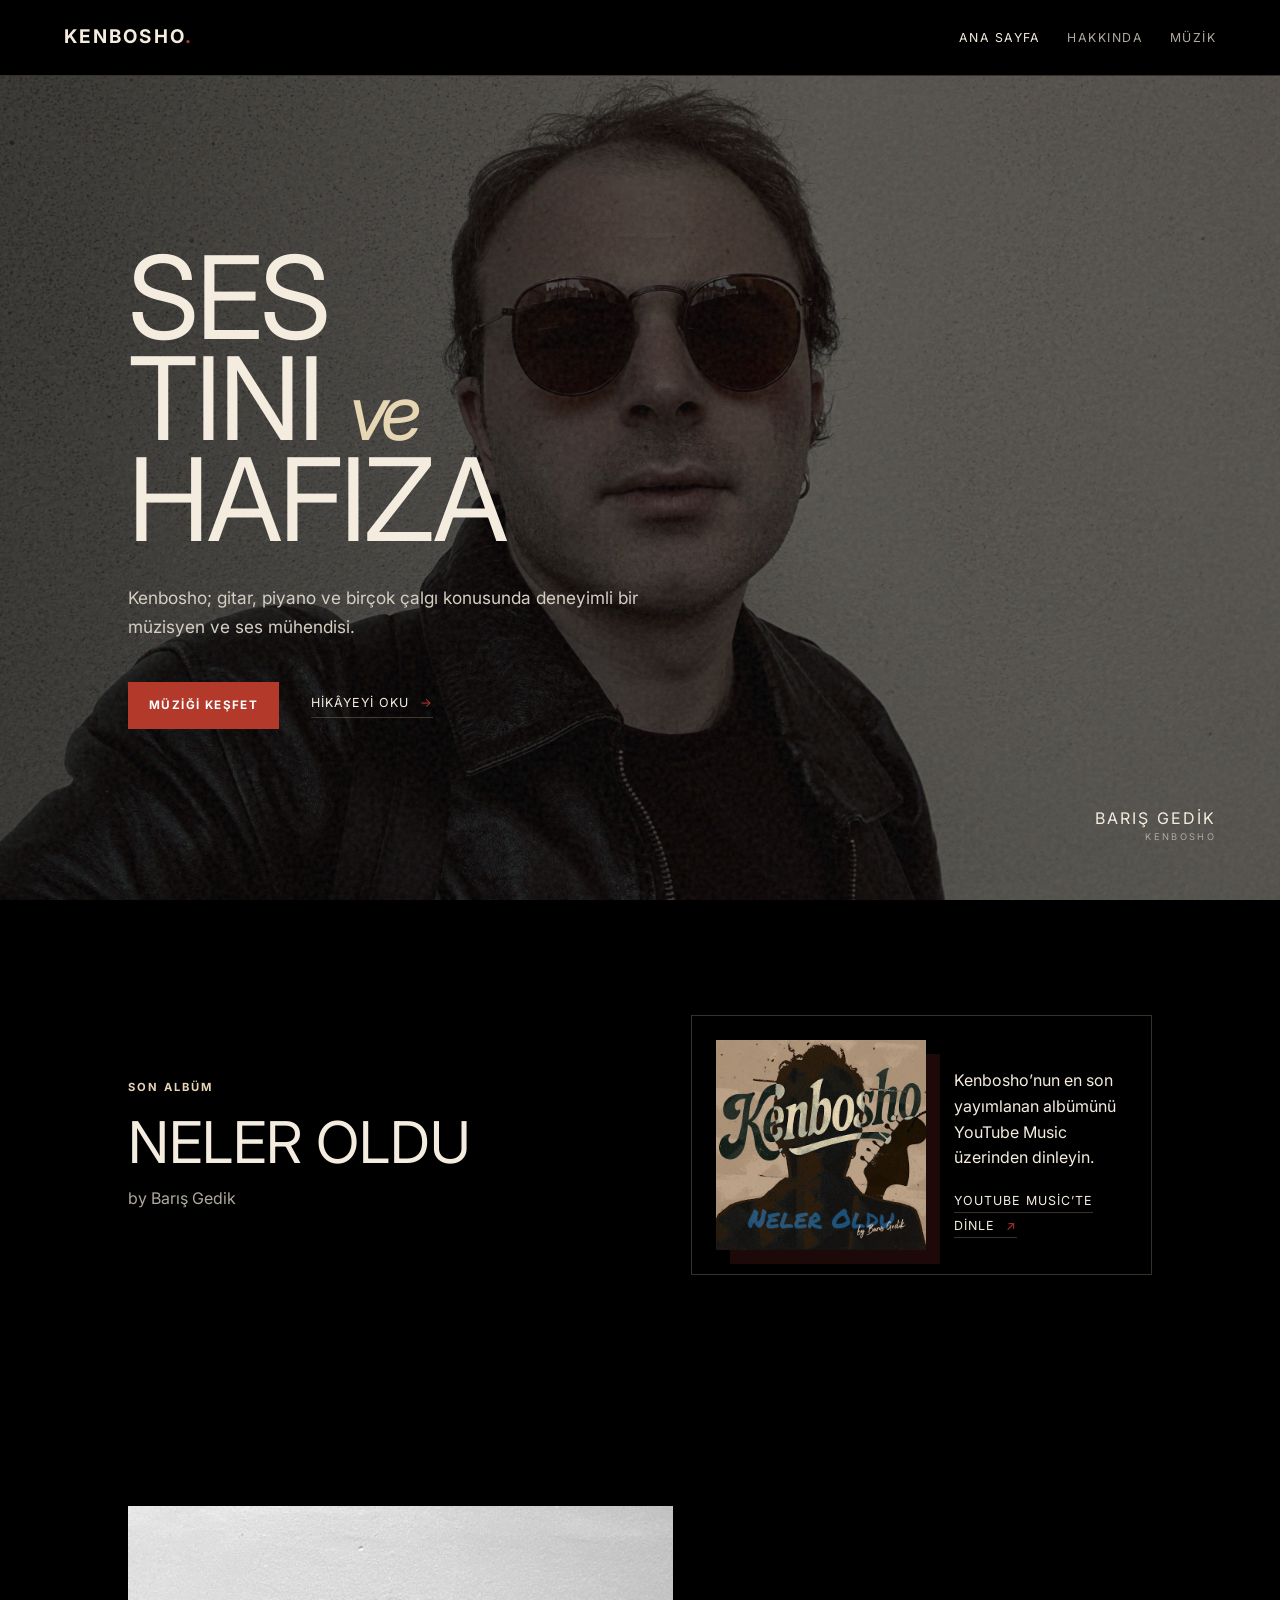
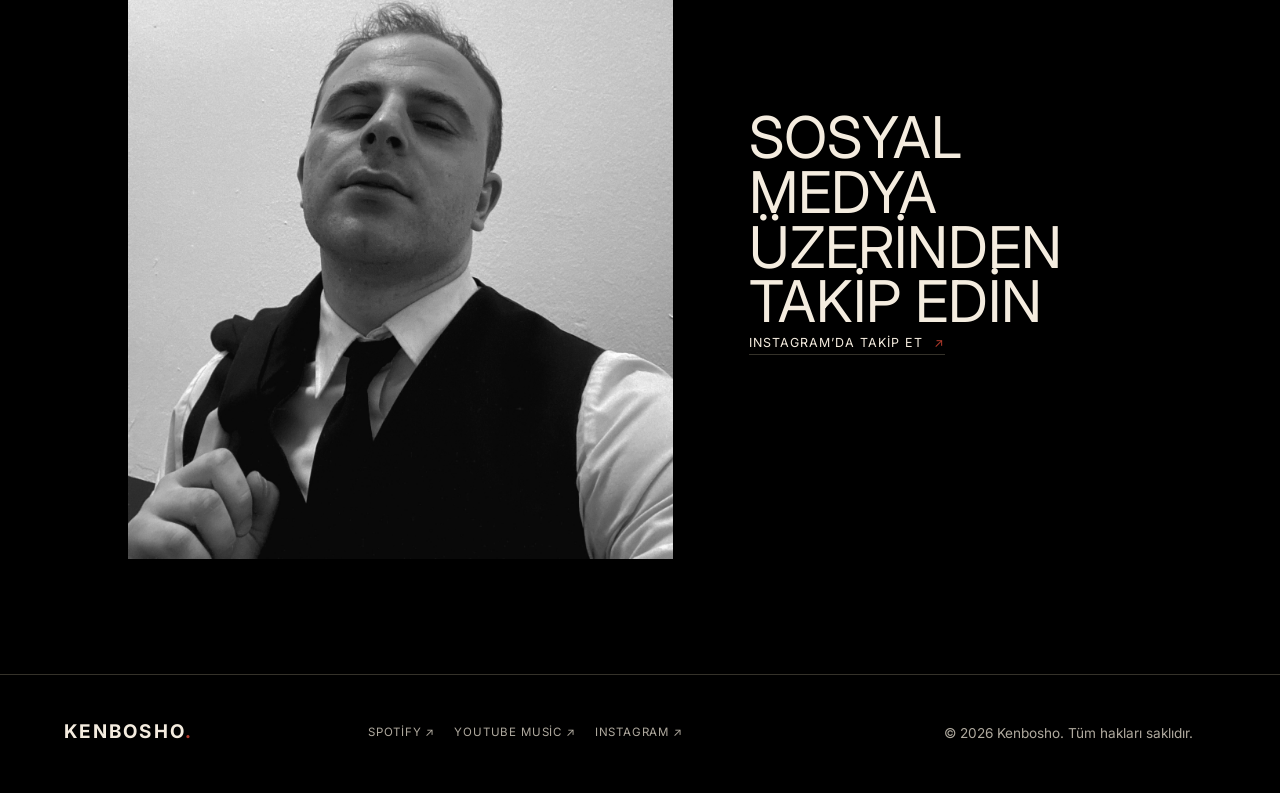
<file: index.html>
<!doctype html>
<html lang="tr">
  <head>
    <meta charset="UTF-8" />
    <meta name="viewport" content="width=device-width, initial-scale=1.0" />
    <meta name="description" content="Kenbosho — rock, blues ve sinematik tınılarla harmanlanmış duygusal ve atmosferik müzik." />
    <title>Kenbosho</title>
    <link rel="stylesheet" href="assets/css/style.css" />
    <script src="assets/js/main.js" defer></script>
  </head>
  <body>
    <a class="skip-link" href="#icerik">İçeriğe geç</a>
    <header class="site-header"><a class="brand" href="index.html" aria-label="Kenbosho ana sayfa">KENBOSHO<span>.</span></a><button class="menu-button" aria-expanded="false" aria-controls="site-nav">Menü</button><nav id="site-nav"><a class="active" href="index.html">Ana Sayfa</a><a href="hakkinda.html">Hakkında</a><a href="muzik.html">Müzik</a></nav></header>
    <main id="icerik">
      <section class="hero"><video class="hero-video" autoplay muted loop playsinline poster="giorsel_kaynaklar/kenbosho_iozchekim.jpg" aria-hidden="true"><source src="giorsel_kaynaklar/kenbosho_video.mp4" type="video/mp4" /></video><div class="hero-noise"></div><div class="hero-content"><h1>SES<br />TINI <em>ve</em><br />HAFIZA</h1><p class="lede">Kenbosho; gitar, piyano ve birçok çalgı konusunda deneyimli bir müzisyen ve ses mühendisi.</p><div class="actions"><a class="button button-primary" href="muzik.html">Müziği keşfet</a><a class="text-link" href="hakkinda.html">Hikâyeyi oku <span aria-hidden="true">→</span></a></div></div><p class="hero-signature">BARIŞ GEDİK<br /><span>KENBOSHO</span></p></section>
      <section class="section split-section"><div><p class="eyebrow">Son albüm</p><h2>Neler Oldu</h2><p class="album-credit">by Barış Gedik</p></div><div class="release-highlight"><img src="giorsel_kaynaklar/kenbosho_music_albium_kapak.jpg" alt="Kenbosho — Neler Oldu albüm kapağı" /><div><p>Kenbosho’nun en son yayımlanan albümünü YouTube Music üzerinden dinleyin.</p><a class="text-link" href="https://music.youtube.com/playlist?list=OLAK5uy_mRCwCtlf2Gx1YgdHs6w-NqjLXon4rkU-Q&amp;si=Jiwb3rlE4JOjxRNb" target="_blank" rel="noopener noreferrer">YouTube Music’te dinle <span aria-hidden="true">↗</span></a></div></div></section>
      <section class="section feature"><video class="feature-video" autoplay muted loop playsinline poster="giorsel_kaynaklar/kenbosho_iozchekim_siyah_beyaz.jpg" aria-hidden="true"><source src="giorsel_kaynaklar/kenbosho_video_giokyiuziu.mp4" type="video/mp4" /></video><div class="feature-copy"><h2>Sosyal Medya Üzerinden Takip Edin</h2><a class="text-link" href="https://www.instagram.com/kenbosho.music?utm_source=ig_web_button_share_sheet&amp;igsh=ZDNlZDc0MzIxNw==" target="_blank" rel="noopener noreferrer">Instagram’da takip et <span aria-hidden="true">↗</span></a></div></section>
    </main>
    <footer class="site-footer"><a class="brand" href="index.html">KENBOSHO<span>.</span></a><div class="footer-links"><a href="https://open.spotify.com/intl-tr/artist/0ejD5uy1a1BS1D4RErDdMJ?si=BkKslSoESZOZrXsmvkXH4Q" target="_blank" rel="noopener noreferrer">Spotify ↗</a><a href="https://music.youtube.com/channel/UCz7PGBo7FR5A4JleN4gD07A?si=ksho58nwDWXtwxsC" target="_blank" rel="noopener noreferrer">YouTube Music ↗</a><a href="https://www.instagram.com/kenbosho.music?utm_source=ig_web_button_share_sheet&amp;igsh=ZDNlZDc0MzIxNw==" target="_blank" rel="noopener noreferrer">Instagram ↗</a></div><p class="muted">© <span data-year></span> Kenbosho. Tüm hakları saklıdır.</p></footer>
  </body>
</html>
</file>
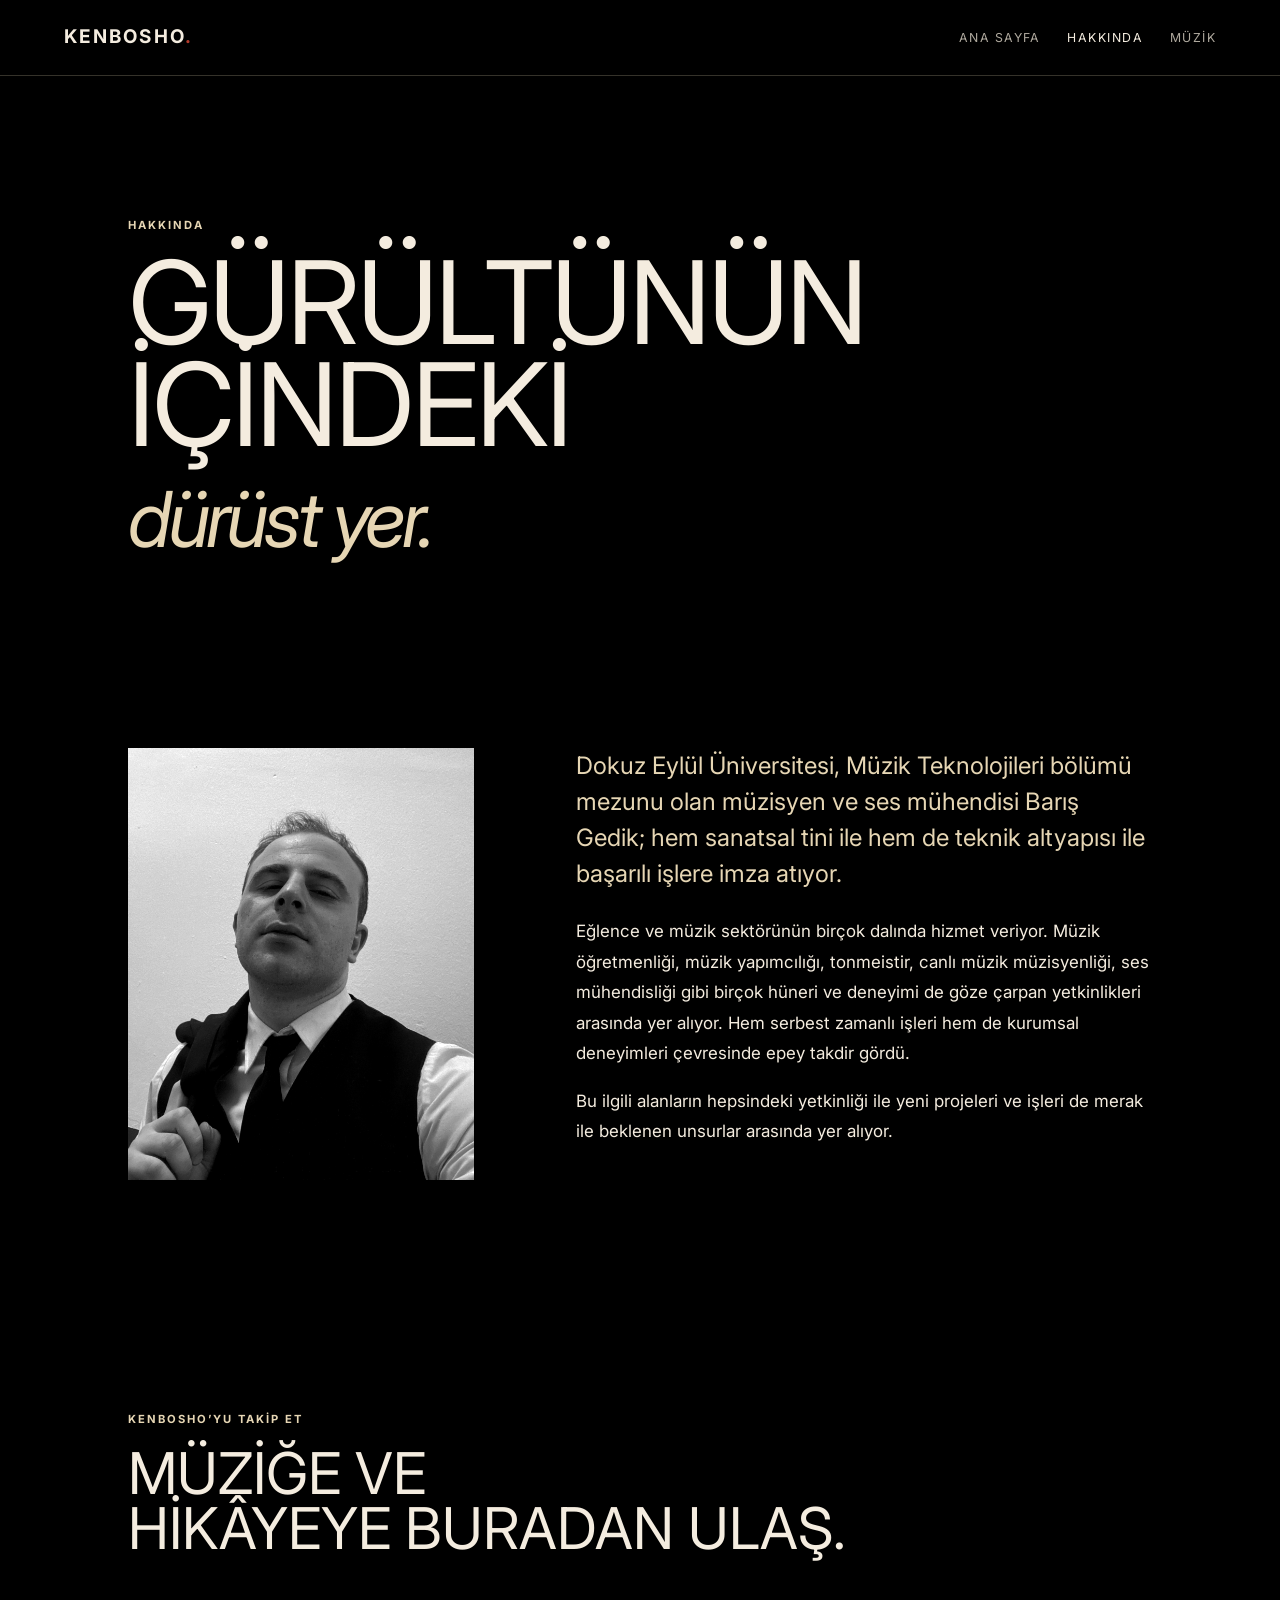
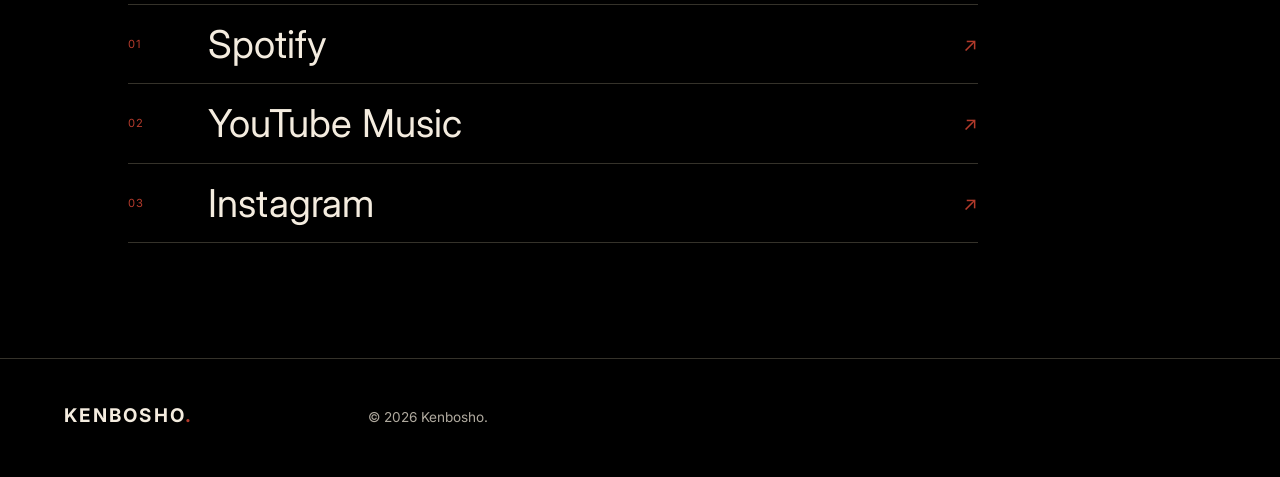
<file: hakkinda.html>
<!doctype html><html lang="tr"><head><meta charset="UTF-8" /><meta name="viewport" content="width=device-width, initial-scale=1.0" /><meta name="description" content="Kenbosho hakkında ve müzik kanalları." /><title>Kenbosho</title><link rel="stylesheet" href="assets/css/style.css" /><script src="assets/js/main.js" defer></script></head><body><a class="skip-link" href="#icerik">İçeriğe geç</a><header class="site-header"><a class="brand" href="index.html">KENBOSHO<span>.</span></a><button class="menu-button" aria-expanded="false" aria-controls="site-nav">Menü</button><nav id="site-nav"><a href="index.html">Ana Sayfa</a><a class="active" href="hakkinda.html">Hakkında</a><a href="muzik.html">Müzik</a></nav></header><main id="icerik"><section class="page-intro"><p class="eyebrow">Hakkında</p><h1>Gürültünün içindeki<br /><em>dürüst yer.</em></h1></section><section class="section bio-grid"><img class="artist-portrait" src="giorsel_kaynaklar/kenbosho_iozchekim_siyah_beyaz.jpg" alt="Kenbosho’nun siyah-beyaz portresi" /><div class="prose"><p class="lead-paragraph">Dokuz Eylül Üniversitesi, Müzik Teknolojileri bölümü mezunu olan müzisyen ve ses mühendisi Barış Gedik; hem sanatsal tini ile hem de teknik altyapısı ile başarılı işlere imza atıyor.</p><p>Eğlence ve müzik sektörünün birçok dalında hizmet veriyor. Müzik öğretmenliği, müzik yapımcılığı, tonmeistir, canlı müzik müzisyenliği, ses mühendisliği gibi birçok hüneri ve deneyimi de göze çarpan yetkinlikleri arasında yer alıyor. Hem serbest zamanlı işleri hem de kurumsal deneyimleri çevresinde epey takdir gördü.</p><p>Bu ilgili alanların hepsindeki yetkinliği ile yeni projeleri ve işleri de merak ile beklenen unsurlar arasında yer alıyor.</p></div></section><section class="section channel-section"><p class="eyebrow">Kenbosho’yu takip et</p><h2>Müziğe ve<br />hikâyeye buradan ulaş.</h2><div class="channel-links"><a href="https://open.spotify.com/intl-tr/artist/0ejD5uy1a1BS1D4RErDdMJ?si=BkKslSoESZOZrXsmvkXH4Q" target="_blank" rel="noopener noreferrer"><span>01</span> Spotify <b aria-hidden="true">↗</b></a><a href="https://music.youtube.com/channel/UCz7PGBo7FR5A4JleN4gD07A?si=ksho58nwDWXtwxsC" target="_blank" rel="noopener noreferrer"><span>02</span> YouTube Music <b aria-hidden="true">↗</b></a><a href="https://www.instagram.com/kenbosho.music?utm_source=ig_web_button_share_sheet&amp;igsh=ZDNlZDc0MzIxNw==" target="_blank" rel="noopener noreferrer"><span>03</span> Instagram <b aria-hidden="true">↗</b></a></div></section></main><footer class="site-footer"><a class="brand" href="index.html">KENBOSHO<span>.</span></a><p class="muted">© <span data-year></span> Kenbosho.</p></footer></body></html>
</file>
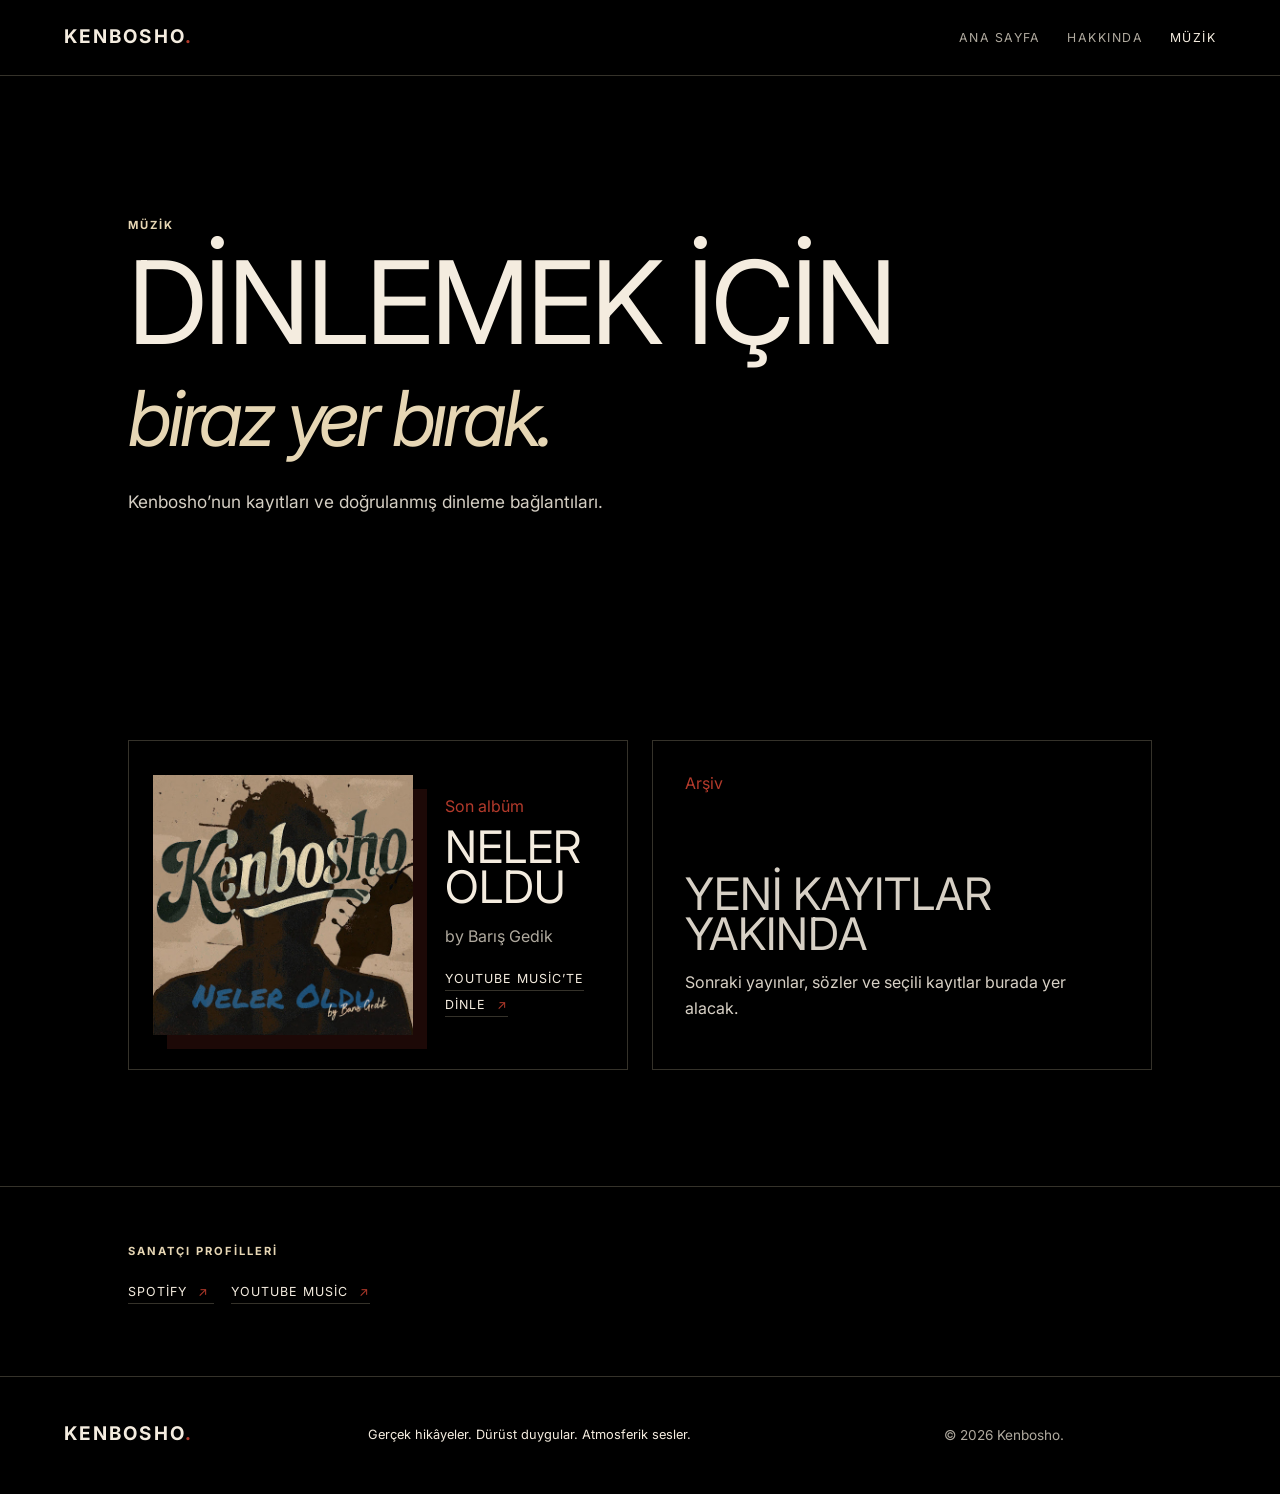
<file: muzik.html>
<!doctype html>
<html lang="tr">
  <head>
    <meta charset="UTF-8" />
    <meta name="viewport" content="width=device-width, initial-scale=1.0" />
    <meta name="description" content="Kenbosho müzik arşivi." />
    <title>Müzik — Kenbosho</title>

    <link rel="stylesheet" href="assets/css/style.css" />

    <script src="assets/js/main.js" defer></script>
  </head>

  <body>
    <a class="skip-link" href="#icerik">İçeriğe geç</a>

    <header class="site-header">
      <a class="brand" href="index.html">KENBOSHO<span>.</span></a>

      <button
        class="menu-button"
        aria-expanded="false"
        aria-controls="site-nav"
      >
        Menü
      </button>

      <nav id="site-nav">
        <a href="index.html">Ana Sayfa</a>
        <a href="hakkinda.html">Hakkında</a>
        <a class="active" href="muzik.html">Müzik</a>
      </nav>
    </header>

    <main id="icerik">
      <section class="page-intro">
        <p class="eyebrow">Müzik</p>

        <h1>
          Dinlemek için<br />
          <em>biraz yer bırak.</em>
        </h1>

        <p class="lede">
          Kenbosho’nun kayıtları ve doğrulanmış dinleme bağlantıları.
        </p>
      </section>

      <section class="section release-grid">
        <article class="release album-release">
          <img
            src="giorsel_kaynaklar/kenbosho_music_albium_kapak.jpg"
            alt="Kenbosho — Neler Oldu albüm kapağı"
          />

          <div>
            <span class="release-number">Son albüm</span>

            <h2>Neler Oldu</h2>

            <p>by Barış Gedik</p>

            <a
              class="text-link"
              href="https://music.youtube.com/playlist?list=OLAK5uy_mRCwCtlf2Gx1YgdHs6w-NqjLXon4rkU-Q&amp;si=Jiwb3rlE4JOjxRNb"
              target="_blank"
              rel="noopener noreferrer"
            >
              YouTube Music’te dinle
              <span aria-hidden="true">↗</span>
            </a>
          </div>
        </article>

        <article class="release placeholder-card">
          <span class="release-number">Arşiv</span>

          <h2>
            Yeni kayıtlar<br />
            yakında
          </h2>

          <p>
            Sonraki yayınlar, sözler ve seçili kayıtlar burada yer alacak.
          </p>
        </article>
      </section>

      <section class="section music-note">
        <p class="eyebrow">Sanatçı profilleri</p>

        <p>
          <a
            class="text-link"
            href="https://open.spotify.com/intl-tr/artist/0ejD5uy1a1BS1D4RErDdMJ?si=BkKslSoESZOZrXsmvkXH4Q"
            target="_blank"
            rel="noopener noreferrer"
          >
            Spotify
            <span aria-hidden="true">↗</span>
          </a>

          <a
            class="text-link"
            href="https://music.youtube.com/channel/UCz7PGBo7FR5A4JleN4gD07A?si=ksho58nwDWXtwxsC"
            target="_blank"
            rel="noopener noreferrer"
          >
            YouTube Music
            <span aria-hidden="true">↗</span>
          </a>
        </p>
      </section>
    </main>

    <footer class="site-footer">
      <a class="brand" href="index.html">KENBOSHO<span>.</span></a>

      <p>Gerçek hikâyeler. Dürüst duygular. Atmosferik sesler.</p>

      <p class="muted">
        © <span data-year></span> Kenbosho.
      </p>
    </footer>
  </body>
</html>
</file>
<file: assets/css/style.css>
:root{--bg:#151310;--paper:#e6d6b4;--ink:#151310;--bone:#f4ecdf;--teal:#215173;--red:#b33a2b;--line:rgba(230,214,180,.23);--muted:#afa99e;--display:Impact,"Arial Narrow",sans-serif;--serif:Georgia,"Times New Roman",serif;--sans:Arial,Helvetica,sans-serif}*{box-sizing:border-box}html{scroll-behavior:smooth}body{margin:0;background:var(--bg);color:var(--bone);font:16px/1.6 var(--sans)}a{color:inherit;text-decoration:none}.skip-link{position:absolute;left:-999px}.skip-link:focus{left:1rem;top:1rem;z-index:10;background:var(--paper);color:var(--ink);padding:.5rem}.site-header{height:76px;border-bottom:1px solid var(--line);display:flex;align-items:center;justify-content:space-between;padding:0 clamp(1.25rem,5vw,5rem);position:relative;z-index:3}.brand{font:700 1.18rem/1 var(--display);letter-spacing:.12em}.brand span{color:var(--red)}nav{display:flex;gap:1.65rem;font-size:.77rem;letter-spacing:.12em;text-transform:uppercase}nav a{color:var(--muted)}nav a:hover,nav a.active{color:var(--bone)}.menu-button{display:none;background:none;border:0;color:var(--bone);text-transform:uppercase;letter-spacing:.1em}.hero{min-height:calc(100vh - 76px);position:relative;overflow:hidden;display:grid;align-items:center;padding:clamp(4rem,10vw,9rem) clamp(1.25rem,10vw,11rem);background:radial-gradient(circle at 76% 30%,rgba(33,81,115,.65),transparent 26%),radial-gradient(circle at 67% 80%,rgba(179,58,43,.32),transparent 22%),linear-gradient(115deg,#0d0c0a 20%,#201a15 100%)}.hero:after{content:"";position:absolute;inset:0;background:linear-gradient(90deg,rgba(0,0,0,.35),transparent 65%);pointer-events:none}.hero-noise{position:absolute;inset:0;opacity:.12;background-image:url("data:image/svg+xml,%3Csvg viewBox='0 0 180 180' xmlns='http://www.w3.org/2000/svg'%3E%3Cfilter id='n'%3E%3CfeTurbulence type='fractalNoise' baseFrequency='.9' numOctaves='4' stitchTiles='stitch'/%3E%3C/filter%3E%3Crect width='100%25' height='100%25' filter='url(%23n)' opacity='.8'/%3E%3C/svg%3E")}.hero-content{max-width:850px;position:relative;z-index:1}.eyebrow{margin:0 0 1.1rem;color:var(--paper);font-size:.7rem;font-weight:700;letter-spacing:.18em;text-transform:uppercase}.hero h1,.page-intro h1{font:normal clamp(3.6rem,9vw,8.5rem)/.88 var(--display);letter-spacing:-.025em;text-transform:uppercase;margin:0}.hero h1 em,.page-intro h1 em{color:var(--paper);font-family:var(--serif);font-size:.67em;font-weight:400;text-transform:none;letter-spacing:-.055em}.lede{max-width:570px;font:1.08rem/1.7 var(--serif);color:#d4cec3;margin:2rem 0}.actions{display:flex;align-items:center;gap:2rem;margin-top:2.5rem}.button{display:inline-block;border:1px solid transparent;padding:.85rem 1.25rem;font-size:.73rem;font-weight:700;letter-spacing:.12em;text-transform:uppercase;cursor:pointer}.button-primary{background:var(--red);color:#fff}.button-primary:hover{background:#cf4d3d}.button-outline{border-color:var(--paper);color:var(--paper)}.button-outline:hover{background:var(--paper);color:var(--ink)}.text-link{border-bottom:1px solid var(--line);padding-bottom:.25rem;font-size:.78rem;letter-spacing:.08em;text-transform:uppercase}.text-link span{color:var(--red);padding-left:.35rem}.hero-signature{position:absolute;z-index:1;bottom:2.6rem;right:clamp(1.25rem,5vw,5rem);font:1rem/1 var(--display);letter-spacing:.13em;text-align:right}.hero-signature span{color:var(--muted);font-size:.58rem;letter-spacing:.25em}.section{padding:clamp(4rem,9vw,8rem) clamp(1.25rem,10vw,11rem)}.statement{background:var(--paper);color:var(--ink)}.statement .eyebrow{color:var(--teal)}blockquote{max-width:1100px;margin:0;font:clamp(2.4rem,5vw,5.5rem)/1.04 var(--serif);letter-spacing:-.055em}.split-section{display:grid;grid-template-columns:1fr 1fr;gap:8vw;align-items:center}.split-section h2,.feature h2,.tour-preview h2,.press-kit h2,.empty-state h2,.contact-aside h2{font:normal clamp(2.5rem,4.5vw,5rem)/.95 var(--display);text-transform:uppercase;margin:0}.placeholder-card{border:1px solid var(--line);padding:2rem;background:rgba(255,255,255,.025);color:#d7d0c5}.placeholder-card p{max-width:440px}.placeholder-mark{display:block;color:var(--red);font:3rem/1 var(--serif);margin-bottom:1rem}.feature{background:#1d2f39;display:grid;grid-template-columns:1.15fr .85fr;gap:6vw;align-items:stretch}.feature-art{min-height:360px;background:radial-gradient(ellipse at 35% 35%,#b33a2b22,transparent 25%),radial-gradient(ellipse at 70% 55%,#e6d6b444,transparent 6%),linear-gradient(135deg,#0c1519,#274f64 55%,#0e181b)}.feature-copy{align-self:center}.feature-copy p:not(.eyebrow){color:#cbd0d0;max-width:420px}.muted{color:var(--muted);font-size:.85rem}.tour-preview{display:flex;justify-content:space-between;align-items:center;border-bottom:1px solid var(--line)}.newsletter{background:var(--paper);color:var(--ink);padding:clamp(3rem,7vw,6rem) clamp(1.25rem,10vw,11rem);display:grid;grid-template-columns:1fr 1fr;gap:4rem}.newsletter .eyebrow{color:var(--teal)}.newsletter h2{font:normal clamp(2.2rem,4vw,4.2rem)/.95 var(--display);margin:0;text-transform:uppercase}.newsletter-form{align-self:center;display:flex;flex-wrap:wrap;gap:.7rem}.newsletter-form input{min-width:220px;flex:1;border:0;border-bottom:1px solid #70695f;background:transparent;padding:.8rem 0;color:var(--ink);font:1rem var(--serif)}input:focus,textarea:focus{outline:2px solid var(--teal);outline-offset:2px}.form-message{width:100%;margin:.45rem 0 0;font-size:.8rem;color:var(--teal)}.site-footer{border-top:1px solid var(--line);padding:3rem clamp(1.25rem,5vw,5rem);display:grid;grid-template-columns:1fr 2fr 1fr;gap:2rem;align-items:start;font-size:.8rem}.site-footer p{margin:0}.page-intro{padding:clamp(5rem,11vw,10rem) clamp(1.25rem,10vw,11rem) clamp(3rem,6vw,6rem);background:linear-gradient(125deg,#151310 45%,#202e31)}.bio-grid{display:grid;grid-template-columns:.75fr 1.25fr;gap:8vw;align-items:start}.portrait-placeholder{aspect-ratio:4/5;background:linear-gradient(160deg,#293c3c,#151310);border:1px solid var(--line);display:grid;place-items:center;text-align:center;color:var(--muted);font-size:.68rem;letter-spacing:.18em}.prose{font:1.06rem/1.8 var(--serif);max-width:650px}.prose p{margin-top:0}.lead-paragraph{font-size:1.5rem;line-height:1.5;color:var(--paper)}.press-kit{background:#1a1a17}.press-kit p{max-width:600px;color:var(--muted)}.release-grid{display:grid;grid-template-columns:repeat(2,1fr);gap:1.5rem}.release{min-height:330px;display:flex;flex-direction:column;justify-content:end}.release-number{margin-bottom:auto;color:var(--red);font:1rem var(--serif)}.release h2{font:normal 2.8rem/.9 var(--display);text-transform:uppercase;margin:0}.music-note{border-top:1px solid var(--line);padding-top:3.5rem;padding-bottom:3.5rem}.empty-state{text-align:center;min-height:42vh;display:grid;place-content:center}.empty-state p{max-width:460px;margin:1rem auto;color:var(--muted)}.contact-grid{display:grid;grid-template-columns:1.15fr .85fr;gap:8vw}.contact-form{display:grid;gap:.65rem}.contact-form label{font-size:.75rem;letter-spacing:.1em;text-transform:uppercase;color:var(--paper);margin-top:1rem}.contact-form input,.contact-form textarea{background:transparent;border:0;border-bottom:1px solid var(--line);padding:.7rem 0;color:var(--bone);font:1.05rem var(--serif);resize:vertical}.contact-form .button{justify-self:start;margin-top:1rem}.contact-aside{border-left:1px solid var(--line);padding-left:3rem}.contact-aside p:not(.eyebrow){color:var(--muted)}.sr-only{position:absolute;width:1px;height:1px;padding:0;margin:-1px;overflow:hidden;clip:rect(0,0,0,0);white-space:nowrap;border:0}@media(max-width:720px){.site-header{height:65px}.menu-button{display:block}nav{display:none;position:absolute;left:0;right:0;top:64px;background:#1b1916;border-bottom:1px solid var(--line);padding:1.25rem;flex-direction:column;gap:1rem}nav.is-open{display:flex}.hero{min-height:720px}.hero-signature{bottom:1.5rem}.split-section,.feature,.newsletter,.bio-grid,.contact-grid{grid-template-columns:1fr;gap:2.5rem}.feature-art{min-height:230px}.tour-preview{align-items:flex-start;gap:2rem;flex-direction:column}.newsletter-form{display:grid}.newsletter-form input{width:100%}.site-footer{grid-template-columns:1fr;gap:1rem}.release-grid{grid-template-columns:1fr}.contact-aside{border-left:0;border-top:1px solid var(--line);padding:2.5rem 0 0}.actions{gap:1.2rem;flex-wrap:wrap}}
</file>
